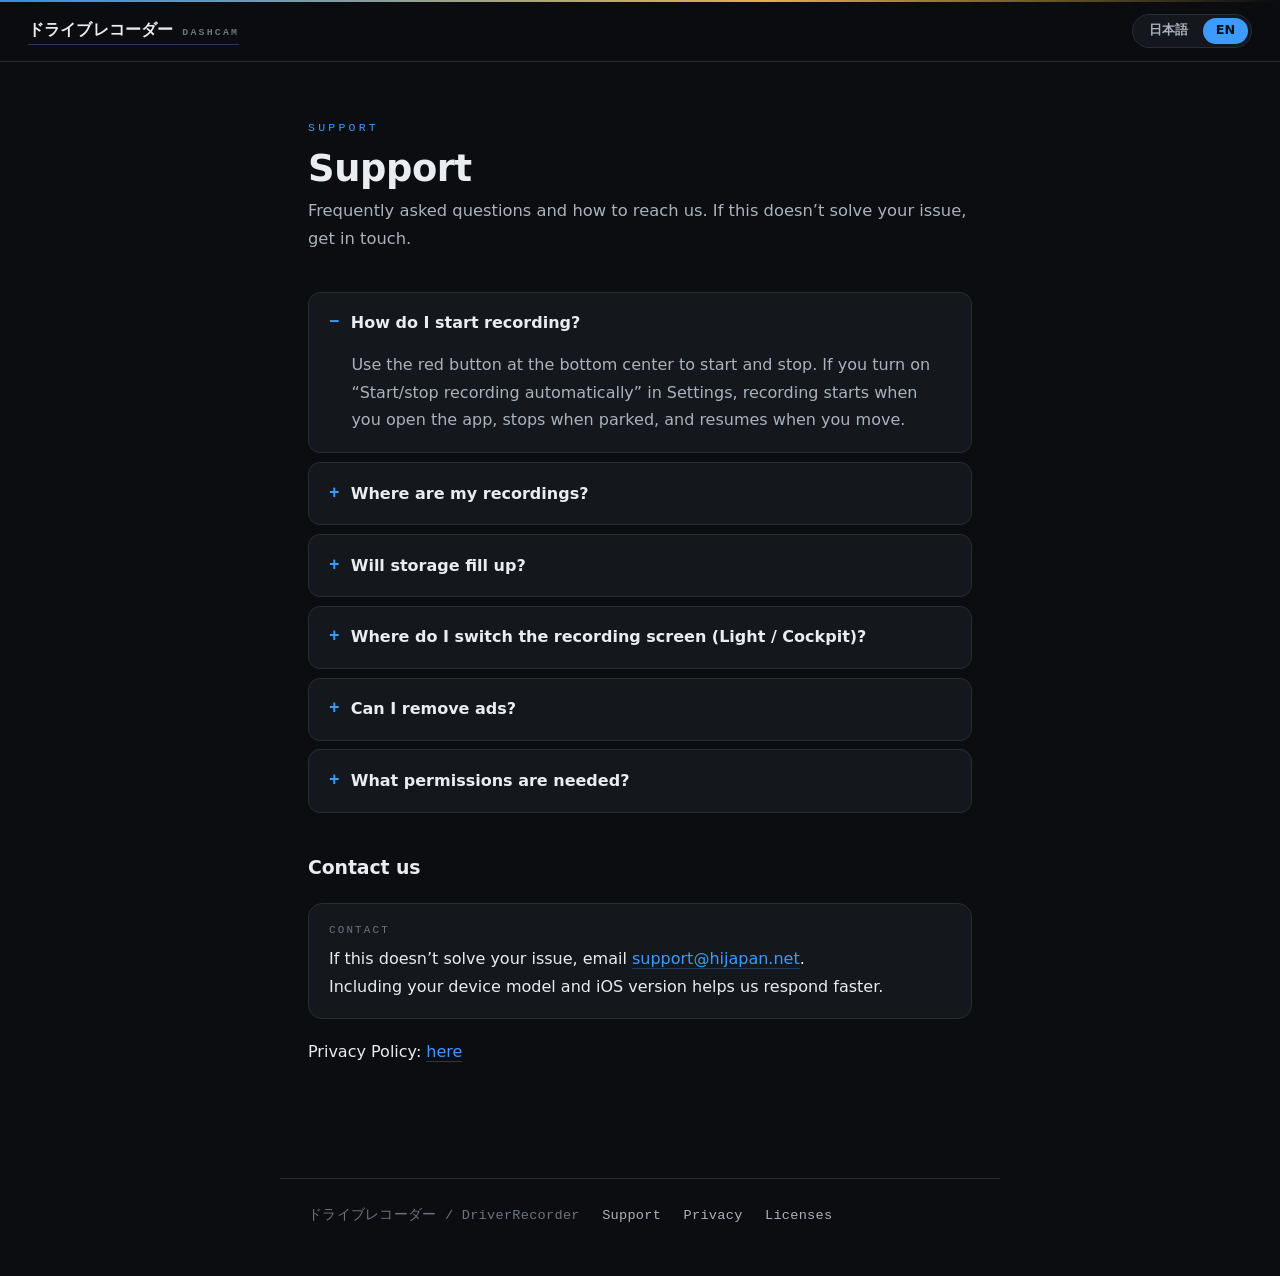
<file: index.html>
<!DOCTYPE html>
<html lang="ja" class="no-js">
<head>
<meta charset="utf-8">
<meta name="viewport" content="width=device-width, initial-scale=1">
<title>ドライブレコーダー サポート / DriverRecorder Support</title>
<meta name="description" content="ドライブレコーダーアプリのサポート・よくある質問・お問い合わせ。">
<link rel="stylesheet" href="/style.css">
<script>document.documentElement.classList.remove('no-js');</script>
</head>
<body data-lang="ja">

<header class="bar">
  <a class="brand" href="/">ドライブレコーダー <span class="tag">Dashcam</span></a>
  <div class="lang-toggle" role="group" aria-label="Language / 言語">
    <button type="button" data-lang="ja" class="is-active">日本語</button>
    <button type="button" data-lang="en">EN</button>
  </div>
</header>

<main>
  <!-- ===================== 日本語 ===================== -->
  <section class="ja">
    <p class="eyebrow">Support</p>
    <h1>サポート</h1>
    <p class="lead">よくある質問と、お問い合わせ先です。解決しない場合はお気軽にご連絡ください。</p>

    <div class="faq">
      <details open>
        <summary>録画はどう始めますか？</summary>
        <div class="body">中央下の赤いボタンで開始・停止します。設定で「自動で録画を開始・停止する」をオンにすると、アプリを開くと自動で始まり、停車で停止・発進で再開します。</div>
      </details>
      <details>
        <summary>録画した映像はどこにありますか？</summary>
        <div class="body">左上のメニューから「運転履歴」を開くと一覧が表示されます。タップで再生・地図・共有ができます。</div>
      </details>
      <details>
        <summary>容量がいっぱいになりませんか？</summary>
        <div class="body">設定の「ループ録画」をオンにすると、上限（容量または時間）を超えた古い映像を自動で削除して録画を続けます。衝突・急ブレーキ前後の映像は「イベントの保護」で残せます。</div>
      </details>
      <details>
        <summary>録画画面（軽量／コックピット）はどこで変えますか？</summary>
        <div class="body">設定の「表示 ＞ 録画画面」で切り替えられます。古い端末では軽量UIが軽快です。</div>
      </details>
      <details>
        <summary>広告を消せますか？</summary>
        <div class="body">「広告を削除」を購入すると広告が表示されなくなります。機種変更時は「購入を復元」で引き継げます。</div>
      </details>
      <details>
        <summary>どんな権限が必要ですか？</summary>
        <div class="body">カメラと位置情報（速度・距離・地図）は必須です。マイクは任意で、許可すると音声つきで録画できます（許可しなくても映像のみで録画できます）。広告トラッキングの許可を含め、各権限は iOS の「設定」アプリからいつでも変更できます。</div>
      </details>
    </div>

    <h2 class="plain">お問い合わせ</h2>
    <div class="card">
      <span class="label">Contact</span>
      <p style="margin:0">解決しない場合は <a href="mailto:support@hijapan.net">support@hijapan.net</a> までご連絡ください。<br>端末の機種と iOS のバージョンを添えていただくとスムーズです。</p>
    </div>
    <p>プライバシーポリシー：<a href="/privacy">こちら</a></p>
  </section>

  <!-- ===================== English ===================== -->
  <section class="en">
    <p class="eyebrow">Support</p>
    <h1>Support</h1>
    <p class="lead">Frequently asked questions and how to reach us. If this doesn’t solve your issue, get in touch.</p>

    <div class="faq">
      <details open>
        <summary>How do I start recording?</summary>
        <div class="body">Use the red button at the bottom center to start and stop. If you turn on “Start/stop recording automatically” in Settings, recording starts when you open the app, stops when parked, and resumes when you move.</div>
      </details>
      <details>
        <summary>Where are my recordings?</summary>
        <div class="body">Open “History” from the top-left menu. Tap a drive to play it, view the map, or share.</div>
      </details>
      <details>
        <summary>Will storage fill up?</summary>
        <div class="body">Turn on “Loop recording” in Settings to automatically delete the oldest footage once a limit (size or time) is reached, while recording continues. Footage around collisions and hard braking can be kept with “Event protection.”</div>
      </details>
      <details>
        <summary>Where do I switch the recording screen (Light / Cockpit)?</summary>
        <div class="body">In Settings under “Display ＞ Recording screen.” The Light UI runs smoother on older devices.</div>
      </details>
      <details>
        <summary>Can I remove ads?</summary>
        <div class="body">Purchase “Remove ads” to hide ads. On a new device, use “Restore purchases” to carry it over.</div>
      </details>
      <details>
        <summary>What permissions are needed?</summary>
        <div class="body">Camera and location (speed, distance, map) are required. Microphone is optional: if granted, recordings include audio (without it, video is recorded without sound). You can change any permission, including ad tracking, anytime in the iOS Settings app.</div>
      </details>
    </div>

    <h2 class="plain">Contact us</h2>
    <div class="card">
      <span class="label">Contact</span>
      <p style="margin:0">If this doesn’t solve your issue, email <a href="mailto:support@hijapan.net">support@hijapan.net</a>.<br>Including your device model and iOS version helps us respond faster.</p>
    </div>
    <p>Privacy Policy: <a href="/privacy">here</a></p>
  </section>
</main>

<footer>
  <span>ドライブレコーダー / DriverRecorder</span>
  <a href="/">Support</a>
  <a href="/privacy">Privacy</a>
  <a href="/licenses">Licenses</a>
</footer>

<script>
(function () {
  var KEY = 'dr-lang';
  var body = document.body;
  var btns = document.querySelectorAll('.lang-toggle button');
  function set(lang) {
    body.setAttribute('data-lang', lang);
    document.documentElement.setAttribute('lang', lang);
    btns.forEach(function (b) { b.classList.toggle('is-active', b.dataset.lang === lang); });
    try { localStorage.setItem(KEY, lang); } catch (e) {}
  }
  var saved; try { saved = localStorage.getItem(KEY); } catch (e) {}
  if (!saved) saved = (navigator.language || 'ja').toLowerCase().indexOf('ja') === 0 ? 'ja' : 'en';
  set(saved);
  btns.forEach(function (b) { b.addEventListener('click', function () { set(b.dataset.lang); }); });

  // Open external links in a new tab (internal links stay in the same tab)
  document.querySelectorAll('a[href^="http"]').forEach(function (a) {
    a.target = '_blank';
    a.rel = 'noopener noreferrer';
  });
})();
</script>
</body>
</html>
</file>
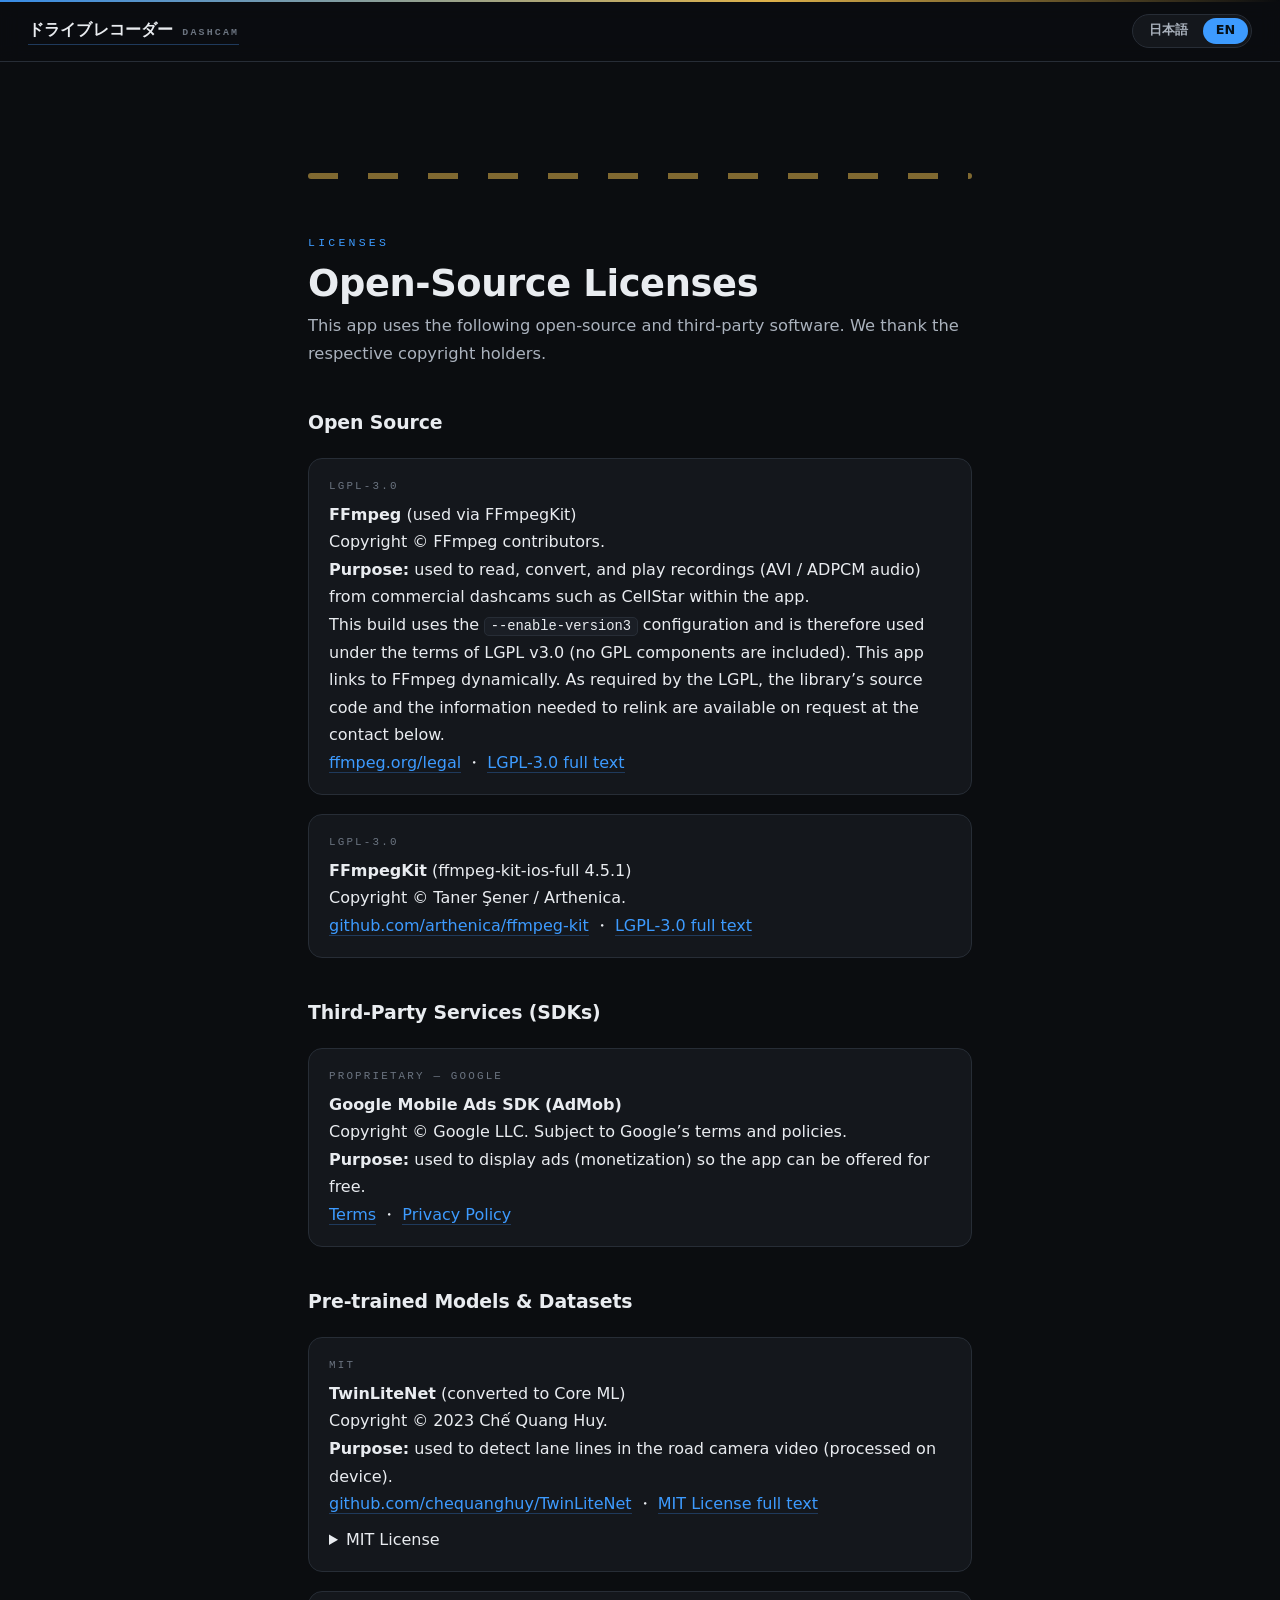
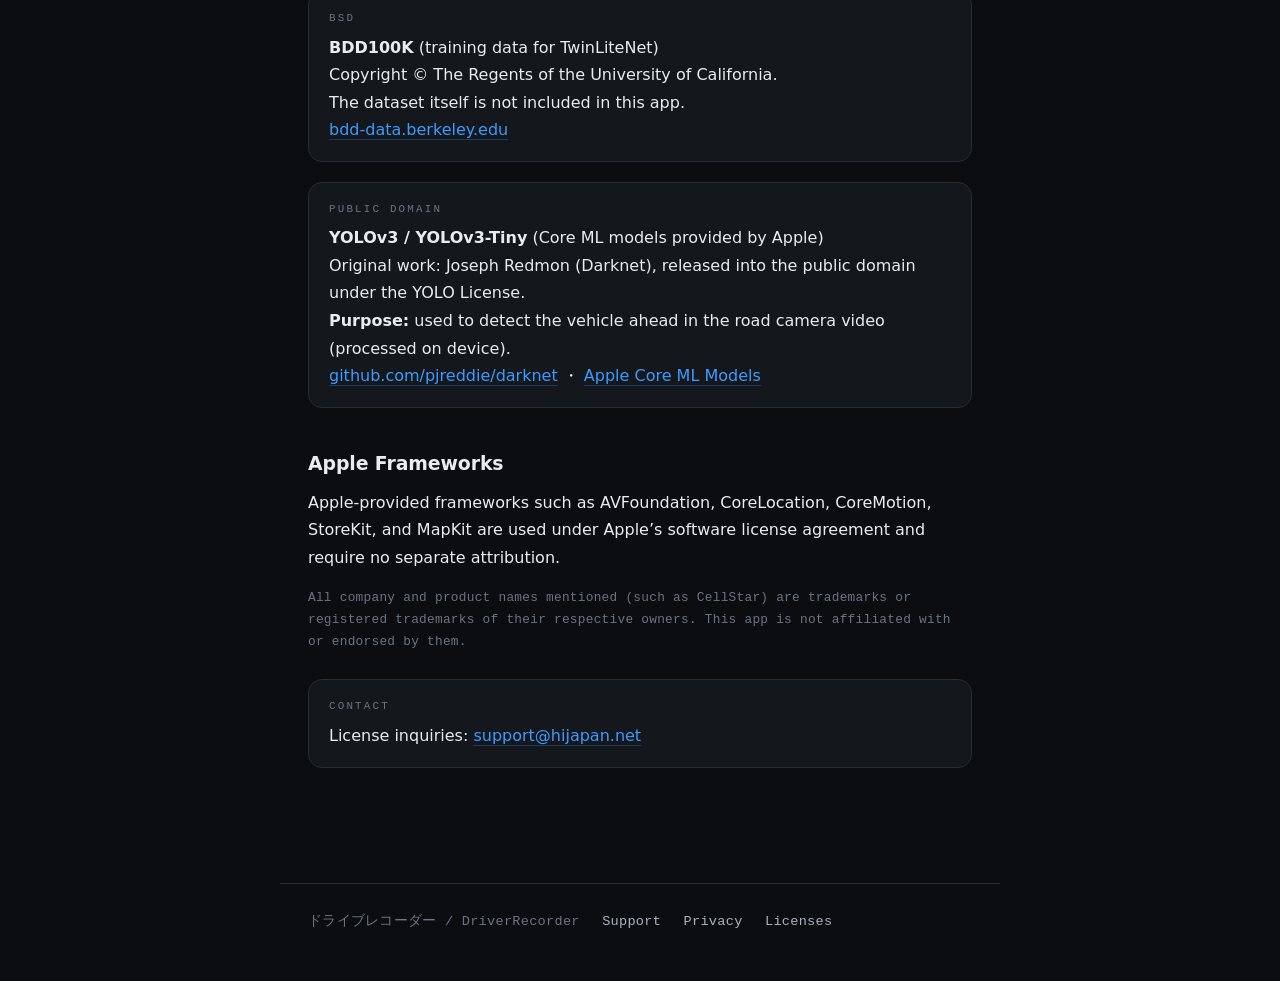
<file: licenses/index.html>
<!DOCTYPE html>
<html lang="ja" class="no-js">
<head>
<meta charset="utf-8">
<meta name="viewport" content="width=device-width, initial-scale=1">
<title>ドライブレコーダー ライセンス / DriverRecorder Licenses</title>
<meta name="description" content="ドライブレコーダーアプリが利用するオープンソース・第三者ソフトウェアのライセンス表記。">
<link rel="stylesheet" href="/style.css">
<script>document.documentElement.classList.remove('no-js');</script>
</head>
<body data-lang="ja">

<header class="bar">
  <a class="brand" href="/">ドライブレコーダー <span class="tag">Dashcam</span></a>
  <div class="lang-toggle" role="group" aria-label="Language / 言語">
    <button type="button" data-lang="ja" class="is-active">日本語</button>
    <button type="button" data-lang="en">EN</button>
  </div>
</header>

<main>
  <!-- ===================== 日本語 ===================== -->
  <section class="ja">
    <p class="eyebrow">Licenses</p>
    <h1>ライセンス表記</h1>
    <p class="lead">本アプリは、以下のオープンソースおよび第三者ソフトウェアを利用しています。各著作権者に感謝します。</p>

    <h2 class="plain">オープンソース</h2>

    <div class="card">
      <span class="label">LGPL-3.0</span>
      <p style="margin:0"><strong>FFmpeg</strong>（FFmpegKit 経由で利用）<br>
      Copyright © FFmpeg contributors.<br>
      <strong>使用目的：</strong>市販ドライブレコーダー（CellStar 等）の録画ファイル（AVI／ADPCM 音声）をアプリ内で読み込み・変換・再生するために使用しています。<br>
      本ビルドは <code>--enable-version3</code> 構成のため、LGPL v3.0 の条件で利用しています（GPL 構成要素は含みません）。本アプリは FFmpeg を動的に利用しており、LGPL の定めにより、ライブラリのソースコードおよび再リンクに必要な情報は、下記のお問い合わせ先にご請求いただけます。<br>
      <a href="https://www.ffmpeg.org/legal.html">ffmpeg.org/legal</a> ・ <a href="https://www.gnu.org/licenses/lgpl-3.0.html">LGPL-3.0 全文</a></p>
    </div>

    <div class="card">
      <span class="label">LGPL-3.0</span>
      <p style="margin:0"><strong>FFmpegKit</strong>（ffmpeg-kit-ios-full 4.5.1）<br>
      Copyright © Taner Şener / Arthenica.<br>
      <a href="https://github.com/arthenica/ffmpeg-kit">github.com/arthenica/ffmpeg-kit</a> ・ <a href="https://www.gnu.org/licenses/lgpl-3.0.html">LGPL-3.0 全文</a></p>
    </div>

    <h2 class="plain">第三者サービス（SDK）</h2>

    <div class="card">
      <span class="label">Proprietary — Google</span>
      <p style="margin:0"><strong>Google Mobile Ads SDK（AdMob）</strong><br>
      Copyright © Google LLC. Google の利用規約・ポリシーに従います。<br>
      <strong>使用目的：</strong>本アプリを無料で提供するため、広告の表示（収益化）に使用しています。<br>
      <a href="https://developers.google.com/admob/ios/terms">利用規約</a> ・ <a href="https://policies.google.com/privacy">プライバシーポリシー</a></p>
    </div>

    <!-- 追加ライブラリはこのカードを複製して記入してください
    <div class="card">
      <span class="label">MIT</span>
      <p style="margin:0"><strong>ライブラリ名</strong><br>Copyright © 著作権者<br><a href="URL">ライセンス全文</a></p>
    </div>
    -->

    <h2 class="plain">学習済みモデル・データセット</h2>

    <div class="card">
      <span class="label">MIT</span>
      <p style="margin:0"><strong>TwinLiteNet</strong>（Core ML に変換して利用）<br>
      Copyright © 2023 Chế Quang Huy.<br>
      <strong>使用目的：</strong>道路側カメラの映像から車線を検知するために使用しています（端末内で処理）。<br>
      <a href="https://github.com/chequanghuy/TwinLiteNet">github.com/chequanghuy/TwinLiteNet</a> ・ <a href="https://github.com/chequanghuy/TwinLiteNet/blob/main/LICENSE">MIT License 全文</a></p>
      <details style="margin-top:8px"><summary>MIT License</summary><pre style="white-space:pre-wrap;font-size:12px">Copyright (c) 2023 Chế Quang Huy

Permission is hereby granted, free of charge, to any person obtaining a copy of this software and associated documentation files (the "Software"), to deal in the Software without restriction, including without limitation the rights to use, copy, modify, merge, publish, distribute, sublicense, and/or sell copies of the Software, and to permit persons to whom the Software is furnished to do so, subject to the following conditions:

The above copyright notice and this permission notice shall be included in all copies or substantial portions of the Software.

THE SOFTWARE IS PROVIDED "AS IS", WITHOUT WARRANTY OF ANY KIND, EXPRESS OR IMPLIED, INCLUDING BUT NOT LIMITED TO THE WARRANTIES OF MERCHANTABILITY, FITNESS FOR A PARTICULAR PURPOSE AND NONINFRINGEMENT. IN NO EVENT SHALL THE AUTHORS OR COPYRIGHT HOLDERS BE LIABLE FOR ANY CLAIM, DAMAGES OR OTHER LIABILITY, WHETHER IN AN ACTION OF CONTRACT, TORT OR OTHERWISE, ARISING FROM, OUT OF OR IN CONNECTION WITH THE SOFTWARE OR THE USE OR OTHER DEALINGS IN THE SOFTWARE.</pre></details>
    </div>

    <div class="card">
      <span class="label">BSD</span>
      <p style="margin:0"><strong>BDD100K</strong>（TwinLiteNet の学習データ）<br>
      Copyright © The Regents of the University of California.<br>
      本アプリにデータセット自体は含まれていません。<br>
      <a href="https://bdd-data.berkeley.edu">bdd-data.berkeley.edu</a></p>
    </div>

    <div class="card">
      <span class="label">Public Domain</span>
      <p style="margin:0"><strong>YOLOv3 / YOLOv3-Tiny</strong>（Apple 提供の Core ML モデル）<br>
      原著：Joseph Redmon（Darknet）。YOLO License により、パブリックドメインとして公開されています。<br>
      <strong>使用目的：</strong>道路側カメラの映像から前方の車両を検知するために使用しています（端末内で処理）。<br>
      <a href="https://github.com/pjreddie/darknet">github.com/pjreddie/darknet</a> ・ <a href="https://developer.apple.com/machine-learning/models/">Apple Core ML Models</a></p>
    </div>

    <h2 class="plain">Apple フレームワーク</h2>
    <p>AVFoundation・CoreLocation・CoreMotion・StoreKit・MapKit など Apple 提供のフレームワークは、Apple のソフトウェア使用許諾契約に基づいて利用しており、個別の表記は不要です。</p>

    <p class="meta">記載されている会社名・製品名（CellStar 等）は、各社の商標または登録商標です。本アプリは各社と提携・承認関係にはありません。</p>

    <div class="card">
      <span class="label">Contact</span>
      <p style="margin:0">ライセンスに関するお問い合わせ：<a href="mailto:support@hijapan.net">support@hijapan.net</a></p>
    </div>
  </section>

  <hr class="lane" aria-hidden="true">

  <!-- ===================== English ===================== -->
  <section class="en">
    <p class="eyebrow">Licenses</p>
    <h1>Open-Source Licenses</h1>
    <p class="lead">This app uses the following open-source and third-party software. We thank the respective copyright holders.</p>

    <h2 class="plain">Open Source</h2>

    <div class="card">
      <span class="label">LGPL-3.0</span>
      <p style="margin:0"><strong>FFmpeg</strong> (used via FFmpegKit)<br>
      Copyright © FFmpeg contributors.<br>
      <strong>Purpose:</strong> used to read, convert, and play recordings (AVI / ADPCM audio) from commercial dashcams such as CellStar within the app.<br>
      This build uses the <code>--enable-version3</code> configuration and is therefore used under the terms of LGPL v3.0 (no GPL components are included). This app links to FFmpeg dynamically. As required by the LGPL, the library’s source code and the information needed to relink are available on request at the contact below.<br>
      <a href="https://www.ffmpeg.org/legal.html">ffmpeg.org/legal</a> ・ <a href="https://www.gnu.org/licenses/lgpl-3.0.html">LGPL-3.0 full text</a></p>
    </div>

    <div class="card">
      <span class="label">LGPL-3.0</span>
      <p style="margin:0"><strong>FFmpegKit</strong> (ffmpeg-kit-ios-full 4.5.1)<br>
      Copyright © Taner Şener / Arthenica.<br>
      <a href="https://github.com/arthenica/ffmpeg-kit">github.com/arthenica/ffmpeg-kit</a> ・ <a href="https://www.gnu.org/licenses/lgpl-3.0.html">LGPL-3.0 full text</a></p>
    </div>

    <h2 class="plain">Third-Party Services (SDKs)</h2>

    <div class="card">
      <span class="label">Proprietary — Google</span>
      <p style="margin:0"><strong>Google Mobile Ads SDK (AdMob)</strong><br>
      Copyright © Google LLC. Subject to Google’s terms and policies.<br>
      <strong>Purpose:</strong> used to display ads (monetization) so the app can be offered for free.<br>
      <a href="https://developers.google.com/admob/ios/terms">Terms</a> ・ <a href="https://policies.google.com/privacy">Privacy Policy</a></p>
    </div>

    <h2 class="plain">Pre-trained Models &amp; Datasets</h2>

    <div class="card">
      <span class="label">MIT</span>
      <p style="margin:0"><strong>TwinLiteNet</strong> (converted to Core ML)<br>
      Copyright © 2023 Chế Quang Huy.<br>
      <strong>Purpose:</strong> used to detect lane lines in the road camera video (processed on device).<br>
      <a href="https://github.com/chequanghuy/TwinLiteNet">github.com/chequanghuy/TwinLiteNet</a> ・ <a href="https://github.com/chequanghuy/TwinLiteNet/blob/main/LICENSE">MIT License full text</a></p>
      <details style="margin-top:8px"><summary>MIT License</summary><pre style="white-space:pre-wrap;font-size:12px">Copyright (c) 2023 Chế Quang Huy

Permission is hereby granted, free of charge, to any person obtaining a copy of this software and associated documentation files (the "Software"), to deal in the Software without restriction, including without limitation the rights to use, copy, modify, merge, publish, distribute, sublicense, and/or sell copies of the Software, and to permit persons to whom the Software is furnished to do so, subject to the following conditions:

The above copyright notice and this permission notice shall be included in all copies or substantial portions of the Software.

THE SOFTWARE IS PROVIDED "AS IS", WITHOUT WARRANTY OF ANY KIND, EXPRESS OR IMPLIED, INCLUDING BUT NOT LIMITED TO THE WARRANTIES OF MERCHANTABILITY, FITNESS FOR A PARTICULAR PURPOSE AND NONINFRINGEMENT. IN NO EVENT SHALL THE AUTHORS OR COPYRIGHT HOLDERS BE LIABLE FOR ANY CLAIM, DAMAGES OR OTHER LIABILITY, WHETHER IN AN ACTION OF CONTRACT, TORT OR OTHERWISE, ARISING FROM, OUT OF OR IN CONNECTION WITH THE SOFTWARE OR THE USE OR OTHER DEALINGS IN THE SOFTWARE.</pre></details>
    </div>

    <div class="card">
      <span class="label">BSD</span>
      <p style="margin:0"><strong>BDD100K</strong> (training data for TwinLiteNet)<br>
      Copyright © The Regents of the University of California.<br>
      The dataset itself is not included in this app.<br>
      <a href="https://bdd-data.berkeley.edu">bdd-data.berkeley.edu</a></p>
    </div>

    <div class="card">
      <span class="label">Public Domain</span>
      <p style="margin:0"><strong>YOLOv3 / YOLOv3-Tiny</strong> (Core ML models provided by Apple)<br>
      Original work: Joseph Redmon (Darknet), released into the public domain under the YOLO License.<br>
      <strong>Purpose:</strong> used to detect the vehicle ahead in the road camera video (processed on device).<br>
      <a href="https://github.com/pjreddie/darknet">github.com/pjreddie/darknet</a> ・ <a href="https://developer.apple.com/machine-learning/models/">Apple Core ML Models</a></p>
    </div>

    <h2 class="plain">Apple Frameworks</h2>
    <p>Apple-provided frameworks such as AVFoundation, CoreLocation, CoreMotion, StoreKit, and MapKit are used under Apple’s software license agreement and require no separate attribution.</p>

    <p class="meta">All company and product names mentioned (such as CellStar) are trademarks or registered trademarks of their respective owners. This app is not affiliated with or endorsed by them.</p>

    <div class="card">
      <span class="label">Contact</span>
      <p style="margin:0">License inquiries: <a href="mailto:support@hijapan.net">support@hijapan.net</a></p>
    </div>
  </section>
</main>

<footer>
  <span>ドライブレコーダー / DriverRecorder</span>
  <a href="/">Support</a>
  <a href="/privacy">Privacy</a>
  <a href="/licenses">Licenses</a>
</footer>

<script>
(function () {
  var KEY = 'dr-lang';
  var body = document.body;
  var btns = document.querySelectorAll('.lang-toggle button');
  function set(lang) {
    body.setAttribute('data-lang', lang);
    document.documentElement.setAttribute('lang', lang);
    btns.forEach(function (b) { b.classList.toggle('is-active', b.dataset.lang === lang); });
    try { localStorage.setItem(KEY, lang); } catch (e) {}
  }
  var saved; try { saved = localStorage.getItem(KEY); } catch (e) {}
  if (!saved) saved = (navigator.language || 'ja').toLowerCase().indexOf('ja') === 0 ? 'ja' : 'en';
  set(saved);
  btns.forEach(function (b) { b.addEventListener('click', function () { set(b.dataset.lang); }); });

  // Open external links in a new tab (internal links stay in the same tab)
  document.querySelectorAll('a[href^="http"]').forEach(function (a) {
    a.target = '_blank';
    a.rel = 'noopener noreferrer';
  });
})();
</script>
</body>
</html>
</file>
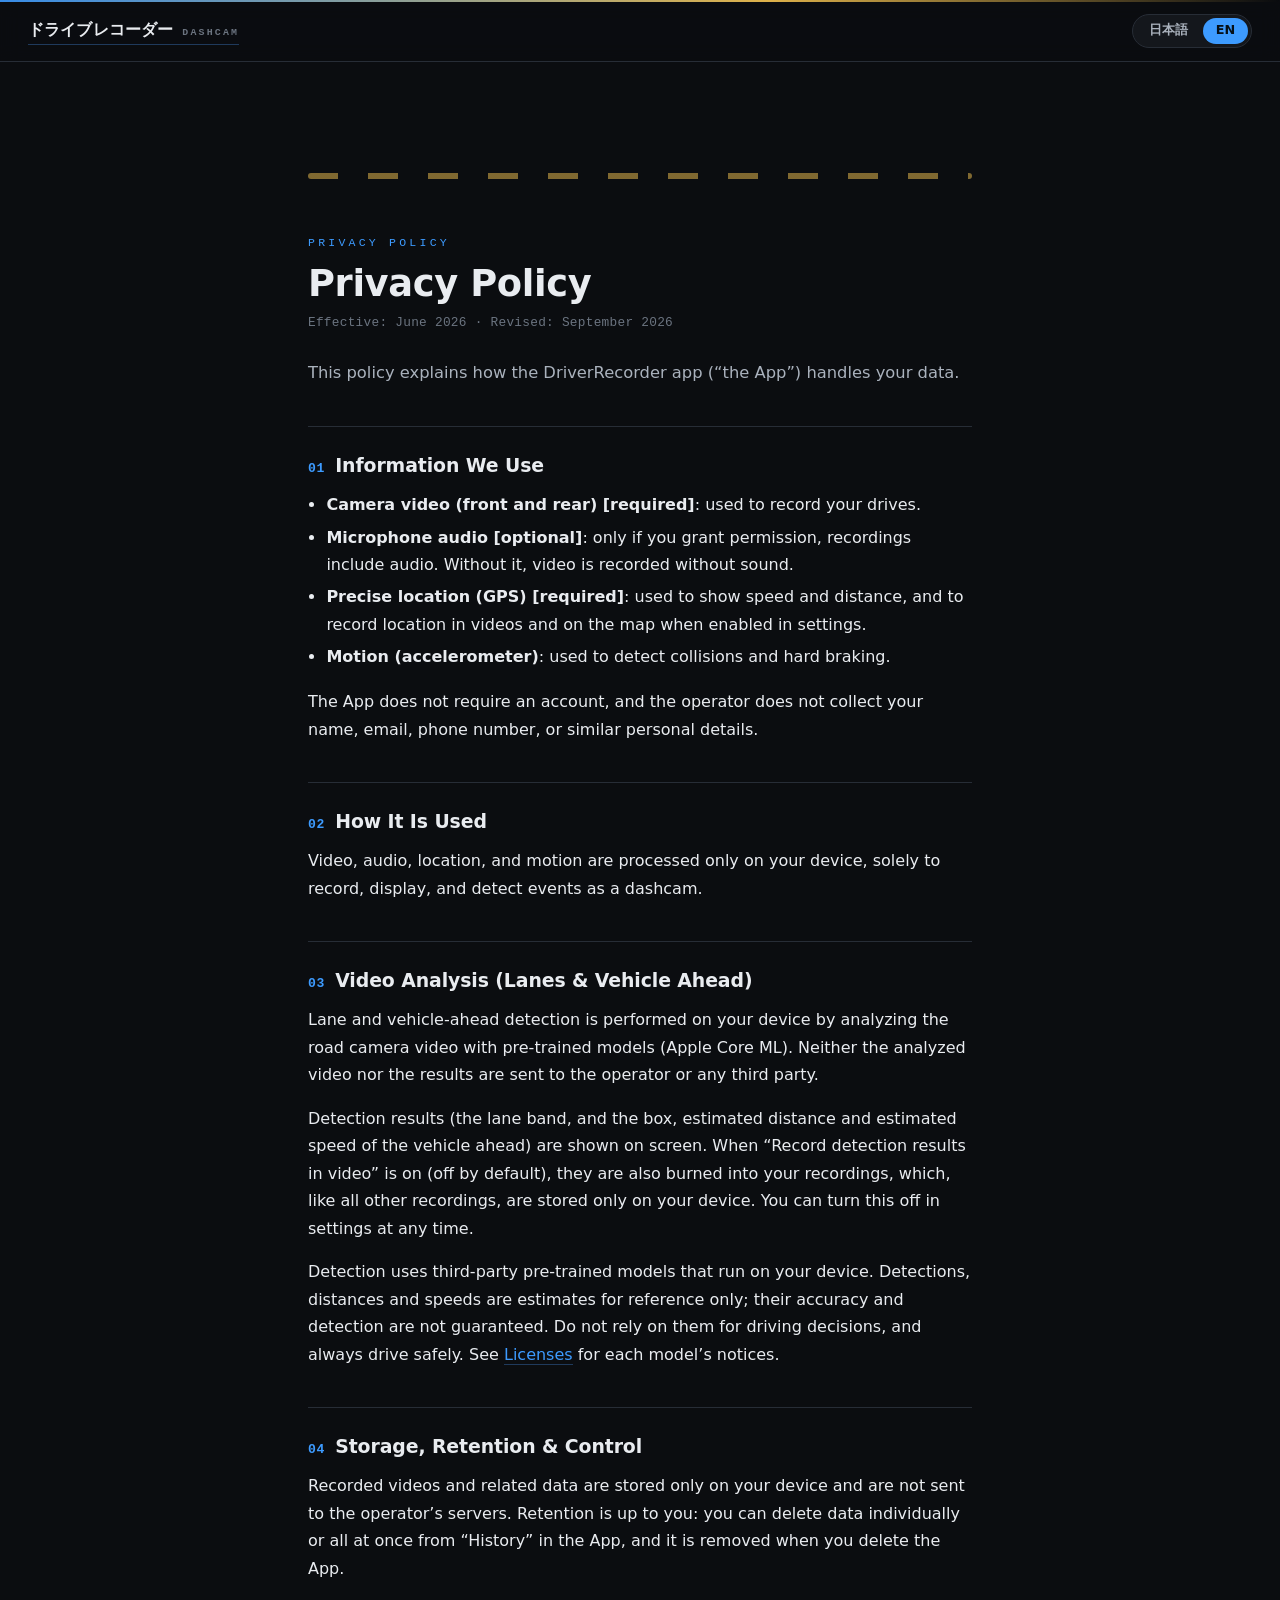
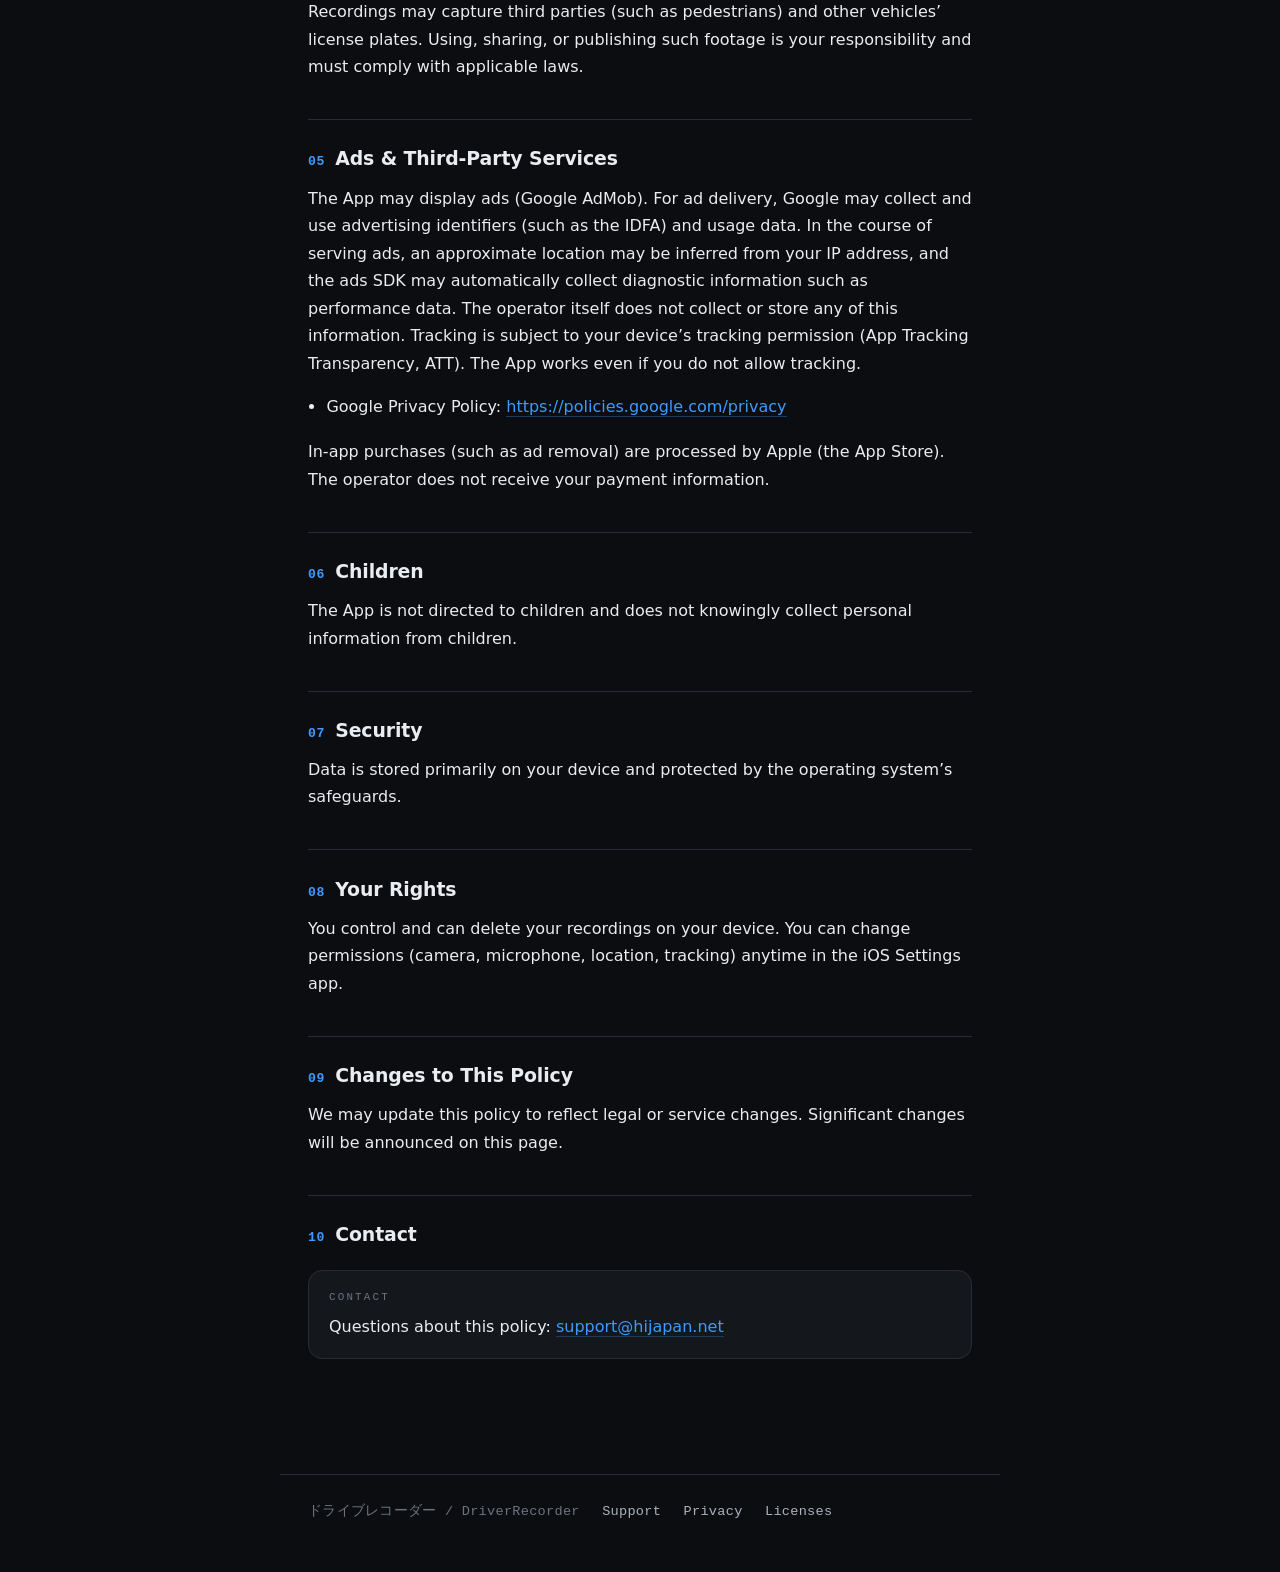
<file: privacy/index.html>
<!DOCTYPE html>
<html lang="ja" class="no-js">
<head>
<meta charset="utf-8">
<meta name="viewport" content="width=device-width, initial-scale=1">
<title>ドライブレコーダー プライバシーポリシー / DriverRecorder Privacy Policy</title>
<meta name="description" content="ドライブレコーダーアプリのプライバシーポリシー。">
<link rel="stylesheet" href="/style.css">
<script>document.documentElement.classList.remove('no-js');</script>
</head>
<body data-lang="ja">

<header class="bar">
  <a class="brand" href="/">ドライブレコーダー <span class="tag">Dashcam</span></a>
  <div class="lang-toggle" role="group" aria-label="Language / 言語">
    <button type="button" data-lang="ja" class="is-active">日本語</button>
    <button type="button" data-lang="en">EN</button>
  </div>
</header>

<main>
  <!-- ===================== 日本語 ===================== -->
  <section class="ja">
    <p class="eyebrow">Privacy Policy</p>
    <h1>プライバシーポリシー</h1>
    <p class="meta">制定日：2026年6月　改定日：2026年9月</p>
    <p class="lead">本ポリシーは、ドライブレコーダーアプリ「ドライブレコーダー」（以下「本アプリ」）における個人情報・データの取り扱いを説明します。</p>

    <h2><span class="num">01</span> 取得する情報</h2>
    <ul>
      <li><strong>カメラ映像（前面・背面）［必須］</strong>：録画のために使用します。</li>
      <li><strong>マイク音声［任意］</strong>：許可した場合のみ、音声つきで録画します。許可しなくても映像のみで録画できます。</li>
      <li><strong>正確な位置情報（GPS）［必須］</strong>：速度・距離の表示、設定に応じた映像・地図への記録のために使用します。</li>
      <li><strong>モーション（加速度センサー）</strong>：衝突・急ブレーキの検知に使用します。</li>
    </ul>
    <p>本アプリはアカウント登録を求めず、氏名・メールアドレス・電話番号などの情報を運営者が収集することはありません。</p>

    <h2><span class="num">02</span> 利用目的</h2>
    <p>取得した映像・音声・位置・モーションは、ドライブレコーダーとしての録画・表示・検知のために、お客様の端末内でのみ処理されます。</p>

    <h2><span class="num">03</span> 映像の解析（車線・前方車両）</h2>
    <p>車線および前方車両の検知は、お客様の端末内で、学習済みモデル（Apple の Core ML）を用いて道路側カメラの映像を解析して行います。解析に使う映像やその結果が、運営者や第三者へ送信されることはありません。</p>
    <p>検知結果（車線の帯、前方車両の枠・推定距離・推定速度）は画面に表示されます。設定「検知結果を録画映像に記録する」がオンの場合（初期設定はオフ）は、録画映像にも焼き込まれ、他の録画データと同様に端末内にのみ保存されます。この記録は設定からいつでもオフにできます。</p>
    <p>検知には、端末内で動作する第三者の学習済みモデルを利用しています。検知・距離・速度はいずれも参考表示のための推定であり、正確さや検知を保証するものではありません。運転の判断には使用せず、常に安全運転を心がけてください。各モデルの権利表記は <a href="/licenses">ライセンス表記</a> をご覧ください。</p>

    <h2><span class="num">04</span> 保存・保持・管理</h2>
    <p>録画した映像と関連データは、お客様の端末内にのみ保存され、運営者のサーバーへ送信されることはありません。保存期間はお客様の操作に委ねられ、アプリ内の「運転履歴」からいつでも個別または一括で削除できます。アプリを削除した場合も消去されます。</p>
    <p>録画した映像には、第三者（歩行者等）や他の車両のナンバープレートが写り込む場合があります。映像の利用・共有・公開は、適用される法令に従い、お客様の責任で行ってください。</p>

    <h2><span class="num">05</span> 広告・第三者サービス</h2>
    <p>本アプリは広告（Google AdMob）を表示する場合があります。広告配信のため、Google が広告識別子（IDFA 等）や利用状況を取得・利用することがあります。また、広告配信の過程で、IP アドレス等からおおよその位置情報が推定されること、および広告 SDK がパフォーマンス等の診断情報を自動的に取得することがあります。運営者自身がこれらの情報を収集・保有することはありません。トラッキングは、お客様の端末でのトラッキング許可（App Tracking Transparency, ATT）に従います。許可しない場合でも本アプリはご利用いただけます。</p>
    <ul>
      <li>Google のプライバシーポリシー：<a href="https://policies.google.com/privacy">https://policies.google.com/privacy</a></li>
    </ul>
    <p>アプリ内課金（広告削除など）は Apple（App Store）が処理します。運営者がクレジットカード番号などの決済情報を受け取ることはありません。</p>

    <h2><span class="num">06</span> お子様について</h2>
    <p>本アプリは子ども向けではなく、子どもから意図的に個人情報を収集することはありません。</p>

    <h2><span class="num">07</span> セキュリティ</h2>
    <p>データは主にお客様の端末内に保存され、OS の保護機能のもとで管理されます。</p>

    <h2><span class="num">08</span> お客様の権利</h2>
    <p>録画データはお客様自身が端末内で管理・削除できます。権限（カメラ・マイク・位置情報・トラッキング）は、iOS の「設定」アプリからいつでも変更できます。</p>

    <h2><span class="num">09</span> 本ポリシーの変更</h2>
    <p>本ポリシーは、法令やサービス内容の変更に応じて改定することがあります。重要な変更がある場合は、本ページで告知します。</p>

    <h2><span class="num">10</span> お問い合わせ</h2>
    <div class="card">
      <span class="label">Contact</span>
      <p style="margin:0">本ポリシーに関するお問い合わせ：<a href="mailto:support@hijapan.net">support@hijapan.net</a></p>
    </div>
  </section>

  <hr class="lane" aria-hidden="true">

  <!-- ===================== English ===================== -->
  <section class="en">
    <p class="eyebrow">Privacy Policy</p>
    <h1>Privacy Policy</h1>
    <p class="meta">Effective: June 2026 · Revised: September 2026</p>
    <p class="lead">This policy explains how the DriverRecorder app (“the App”) handles your data.</p>

    <h2><span class="num">01</span> Information We Use</h2>
    <ul>
      <li><strong>Camera video (front and rear) [required]</strong>: used to record your drives.</li>
      <li><strong>Microphone audio [optional]</strong>: only if you grant permission, recordings include audio. Without it, video is recorded without sound.</li>
      <li><strong>Precise location (GPS) [required]</strong>: used to show speed and distance, and to record location in videos and on the map when enabled in settings.</li>
      <li><strong>Motion (accelerometer)</strong>: used to detect collisions and hard braking.</li>
    </ul>
    <p>The App does not require an account, and the operator does not collect your name, email, phone number, or similar personal details.</p>

    <h2><span class="num">02</span> How It Is Used</h2>
    <p>Video, audio, location, and motion are processed only on your device, solely to record, display, and detect events as a dashcam.</p>

    <h2><span class="num">03</span> Video Analysis (Lanes &amp; Vehicle Ahead)</h2>
    <p>Lane and vehicle-ahead detection is performed on your device by analyzing the road camera video with pre-trained models (Apple Core ML). Neither the analyzed video nor the results are sent to the operator or any third party.</p>
    <p>Detection results (the lane band, and the box, estimated distance and estimated speed of the vehicle ahead) are shown on screen. When “Record detection results in video” is on (off by default), they are also burned into your recordings, which, like all other recordings, are stored only on your device. You can turn this off in settings at any time.</p>
    <p>Detection uses third-party pre-trained models that run on your device. Detections, distances and speeds are estimates for reference only; their accuracy and detection are not guaranteed. Do not rely on them for driving decisions, and always drive safely. See <a href="/licenses">Licenses</a> for each model’s notices.</p>

    <h2><span class="num">04</span> Storage, Retention &amp; Control</h2>
    <p>Recorded videos and related data are stored only on your device and are not sent to the operator’s servers. Retention is up to you: you can delete data individually or all at once from “History” in the App, and it is removed when you delete the App.</p>
    <p>Recordings may capture third parties (such as pedestrians) and other vehicles’ license plates. Using, sharing, or publishing such footage is your responsibility and must comply with applicable laws.</p>

    <h2><span class="num">05</span> Ads &amp; Third-Party Services</h2>
    <p>The App may display ads (Google AdMob). For ad delivery, Google may collect and use advertising identifiers (such as the IDFA) and usage data. In the course of serving ads, an approximate location may be inferred from your IP address, and the ads SDK may automatically collect diagnostic information such as performance data. The operator itself does not collect or store any of this information. Tracking is subject to your device’s tracking permission (App Tracking Transparency, ATT). The App works even if you do not allow tracking.</p>
    <ul>
      <li>Google Privacy Policy: <a href="https://policies.google.com/privacy">https://policies.google.com/privacy</a></li>
    </ul>
    <p>In-app purchases (such as ad removal) are processed by Apple (the App Store). The operator does not receive your payment information.</p>

    <h2><span class="num">06</span> Children</h2>
    <p>The App is not directed to children and does not knowingly collect personal information from children.</p>

    <h2><span class="num">07</span> Security</h2>
    <p>Data is stored primarily on your device and protected by the operating system’s safeguards.</p>

    <h2><span class="num">08</span> Your Rights</h2>
    <p>You control and can delete your recordings on your device. You can change permissions (camera, microphone, location, tracking) anytime in the iOS Settings app.</p>

    <h2><span class="num">09</span> Changes to This Policy</h2>
    <p>We may update this policy to reflect legal or service changes. Significant changes will be announced on this page.</p>

    <h2><span class="num">10</span> Contact</h2>
    <div class="card">
      <span class="label">Contact</span>
      <p style="margin:0">Questions about this policy: <a href="mailto:support@hijapan.net">support@hijapan.net</a></p>
    </div>
  </section>
</main>

<footer>
  <span>ドライブレコーダー / DriverRecorder</span>
  <a href="/">Support</a>
  <a href="/privacy">Privacy</a>
  <a href="/licenses">Licenses</a>
</footer>

<script>
(function () {
  var KEY = 'dr-lang';
  var body = document.body;
  var btns = document.querySelectorAll('.lang-toggle button');
  function set(lang) {
    body.setAttribute('data-lang', lang);
    document.documentElement.setAttribute('lang', lang);
    btns.forEach(function (b) { b.classList.toggle('is-active', b.dataset.lang === lang); });
    try { localStorage.setItem(KEY, lang); } catch (e) {}
  }
  var saved; try { saved = localStorage.getItem(KEY); } catch (e) {}
  if (!saved) saved = (navigator.language || 'ja').toLowerCase().indexOf('ja') === 0 ? 'ja' : 'en';
  set(saved);
  btns.forEach(function (b) { b.addEventListener('click', function () { set(b.dataset.lang); }); });

  // Open external links in a new tab (internal links stay in the same tab)
  document.querySelectorAll('a[href^="http"]').forEach(function (a) {
    a.target = '_blank';
    a.rel = 'noopener noreferrer';
  });
})();
</script>
</body>
</html>
</file>
<file: style.css>
/* ===========================================================
   DriverRecorder 窶� shared site styles
   Identity: dark cockpit instrument panel.
   - near-black panels, app-blue accent, amber road-lane signature
   - monospace for instrument-readout meta/labels/section numbers
   =========================================================== */

:root {
  color-scheme: dark;

  --bg:        #0b0d10;
  --panel:     #14171c;
  --panel-2:   #1a1e25;
  --line:      #272d36;
  --ink:       #e9ecf0;
  --ink-2:     #aab2bd;
  --ink-3:     #6b7480;
  --accent:    #3d9bff;
  --accent-dim:#1f3a5c;
  --lane:      #f5c451;   /* road lane marking */
  --danger:    #ff6b5e;

  --sans: -apple-system, BlinkMacSystemFont, "Hiragino Kaku Gothic ProN",
          "Hiragino Sans", "Segoe UI", system-ui, sans-serif;
  --mono: ui-monospace, "SF Mono", "JetBrains Mono", Menlo, Consolas, monospace;

  --maxw: 720px;
}

* { box-sizing: border-box; }

html { scroll-behavior: smooth; }
@media (prefers-reduced-motion: reduce) {
  html { scroll-behavior: auto; }
  * { animation: none !important; transition: none !important; }
}

body {
  margin: 0;
  background: var(--bg);
  color: var(--ink);
  font-family: var(--sans);
  line-height: 1.72;
  -webkit-font-smoothing: antialiased;
  text-rendering: optimizeLegibility;
}

/* thin instrument accent at the very top */
body::before {
  content: "";
  position: fixed; inset: 0 0 auto 0; height: 2px; z-index: 60;
  background: linear-gradient(90deg, var(--accent) 0%, var(--lane) 60%, transparent 100%);
  opacity: .9;
}

/* ---------- top bar ---------- */
.bar {
  position: sticky; top: 0; z-index: 50;
  display: flex; align-items: center; justify-content: space-between;
  gap: 1rem;
  padding: .85rem clamp(16px, 4vw, 28px);
  background: rgba(11, 13, 16, .82); /* fallback for browsers without color-mix */
  background: color-mix(in srgb, var(--bg) 82%, transparent);
  backdrop-filter: saturate(140%) blur(10px);
  -webkit-backdrop-filter: saturate(140%) blur(10px);
  border-bottom: 1px solid var(--line);
}
.brand {
  display: flex; align-items: baseline; gap: .55rem;
  font-weight: 700; letter-spacing: .01em; color: var(--ink);
  text-decoration: none; font-size: 1rem;
}
.brand .tag {
  font-family: var(--mono); font-size: .62rem; letter-spacing: .22em;
  text-transform: uppercase; color: var(--ink-3);
}

/* language toggle = instrument switch */
.lang-toggle {
  display: inline-flex; padding: 3px; gap: 2px;
  border: 1px solid var(--line); border-radius: 999px; background: var(--panel);
}
.lang-toggle button {
  font: 600 .8rem/1 var(--sans);
  color: var(--ink-2); background: transparent; border: 0; cursor: pointer;
  padding: .42rem .8rem; border-radius: 999px;
  transition: background .15s ease, color .15s ease;
}
.lang-toggle button:hover { color: var(--ink); }
.lang-toggle button.is-active { color: #061018; background: var(--accent); }
.lang-toggle button:focus-visible { outline: 2px solid var(--lane); outline-offset: 2px; }

/* ---------- layout ---------- */
main { max-width: var(--maxw); margin: 0 auto; padding: clamp(28px,6vw,56px) clamp(16px,4vw,28px) 96px; }

.eyebrow {
  font-family: var(--mono); font-size: .72rem; letter-spacing: .28em;
  text-transform: uppercase; color: var(--accent); margin: 0 0 .6rem;
}
h1 {
  font-size: clamp(1.7rem, 5vw, 2.3rem); line-height: 1.12;
  letter-spacing: -.01em; margin: 0 0 .5rem; font-weight: 800;
}
.meta {
  font-family: var(--mono); font-size: .8rem; color: var(--ink-3);
  margin: 0 0 1.6rem; letter-spacing: .02em;
}
.lead { color: var(--ink-2); font-size: 1.02rem; margin: 0 0 2.4rem; }

h2 {
  display: flex; align-items: baseline; gap: .65rem;
  font-size: 1.18rem; font-weight: 700; letter-spacing: -.005em;
  margin: 2.4rem 0 .6rem; padding-top: 1.4rem; border-top: 1px solid var(--line);
}
h2 .num {
  font-family: var(--mono); font-size: .82rem; color: var(--accent);
  font-weight: 600; letter-spacing: .04em; flex: 0 0 auto;
}
h2.plain { border-top: 0; padding-top: 0; }

p  { margin: .55rem 0 1rem; color: var(--ink); }
ul { padding-left: 1.15rem; margin: .55rem 0 1.1rem; }
li { margin: .3rem 0; color: var(--ink); }
li strong { color: var(--ink); }
a { color: var(--accent); text-decoration: none; border-bottom: 1px solid var(--accent-dim); }
a:hover { border-bottom-color: var(--accent); }
a:focus-visible { outline: 2px solid var(--lane); outline-offset: 2px; border-radius: 2px; }

/* inline code (instrument readout) */
code {
  font-family: var(--mono);
  font-size: .86em;
  background: var(--panel-2);
  border: 1px solid var(--line);
  border-radius: 5px;
  padding: .1em .4em;
}

/* contact / callout card */
.card {
  background: var(--panel); border: 1px solid var(--line); border-radius: 14px;
  padding: 1.1rem 1.25rem; margin: 1.2rem 0;
}
.card .label {
  font-family: var(--mono); font-size: .68rem; letter-spacing: .2em;
  text-transform: uppercase; color: var(--ink-3); display: block; margin-bottom: .35rem;
}
.card.warn { border-color: color-mix(in srgb, var(--lane) 45%, var(--line)); }

/* FAQ */
.faq { display: grid; gap: .55rem; margin: .4rem 0 1.4rem; }
.faq details {
  background: var(--panel); border: 1px solid var(--line); border-radius: 12px;
  padding: .15rem .25rem; overflow: clip;
}
.faq summary {
  cursor: pointer; list-style: none; padding: .9rem 1rem; font-weight: 650;
  display: flex; align-items: center; gap: .7rem; color: var(--ink);
}
.faq summary::-webkit-details-marker { display: none; }
.faq summary::before {
  content: "+"; font-family: var(--mono); color: var(--accent);
  font-size: 1.1rem; line-height: 1; transition: transform .18s ease; flex: 0 0 auto;
}
.faq details[open] summary::before { content: "\2212"; } /* minus */
.faq .body { padding: 0 1rem 1rem 2.4rem; color: var(--ink-2); }

/* road-lane divider (signature) */
.lane {
  height: 6px; border: 0; border-radius: 3px; margin: 3.4rem 0;
  background: repeating-linear-gradient(90deg,
    var(--lane) 0 30px, transparent 30px 60px);
  opacity: .5;
}

/* footer */
footer {
  max-width: var(--maxw); margin: 0 auto; padding: 1.6rem clamp(16px,4vw,28px) 3rem;
  border-top: 1px solid var(--line);
  display: flex; flex-wrap: wrap; gap: .4rem 1.4rem; align-items: center;
  font-size: .85rem; color: var(--ink-3); font-family: var(--mono); letter-spacing: .02em;
}
footer a { border-bottom: 0; color: var(--ink-2); }
footer a:hover { color: var(--accent); }

/* fallback: no JS -> show both languages */
.en { display: none; }
body[data-lang="en"] .ja { display: none; }
body[data-lang="en"] .en { display: revert; }
.no-js .en { display: revert; }
</file>
